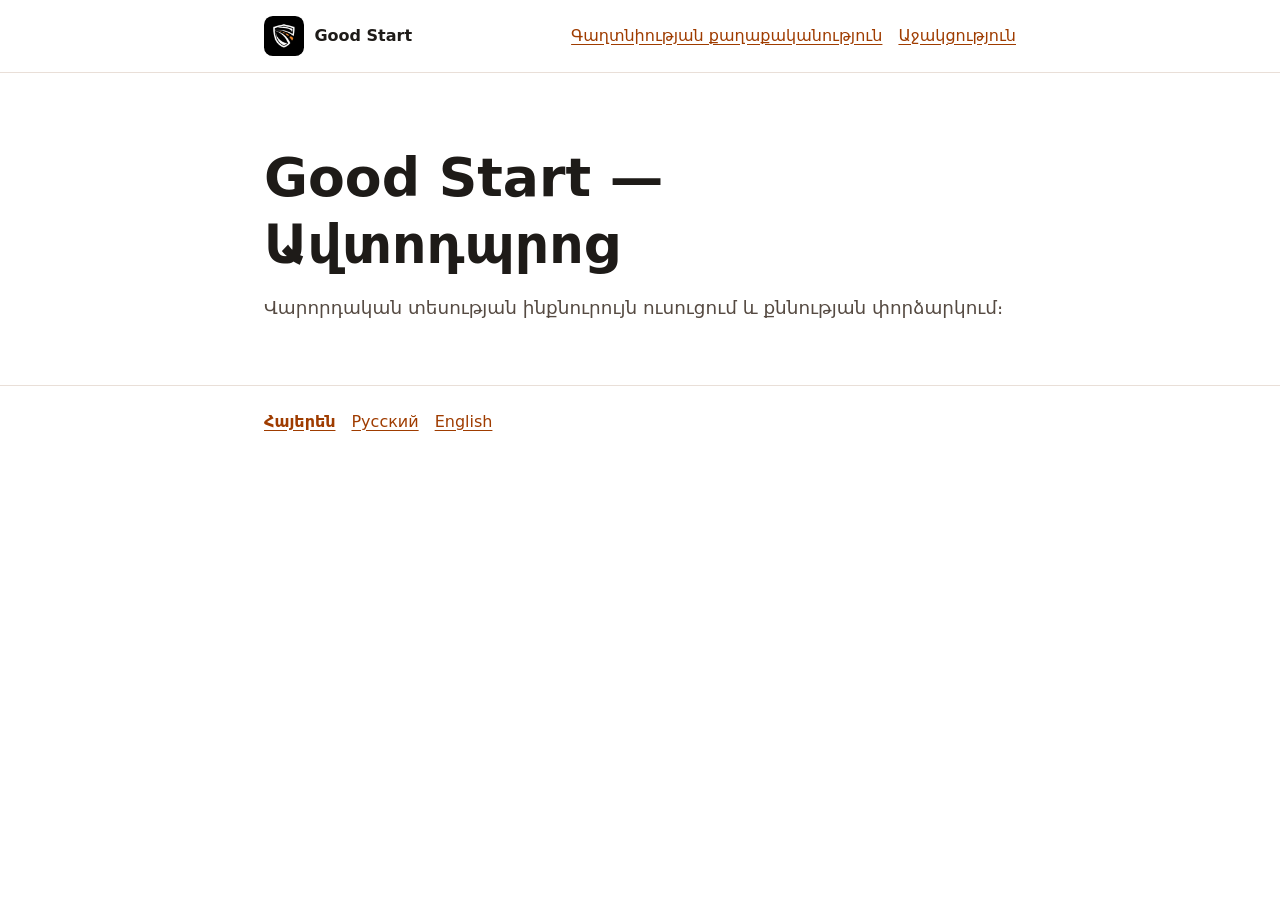
<file: index.html>
<!doctype html>
<html lang="hy">
<head>
<meta charset="utf-8">
<meta name="viewport" content="width=device-width,initial-scale=1">
<title>Good Start — Ավտոդպրոց</title>
<link rel="icon" href="./assets/logo.png">
<link rel="stylesheet" href="./assets/styles.css">
</head>
<body>
<header><div class="wrap bar">
<a class="brand" href="./"><img src="./assets/logo.png" alt="" width="40" height="40">Good Start</a>
<nav aria-label="Էջեր"><a href="./privacy/">Գաղտնիության քաղաքականություն</a><a href="./support/">Աջակցություն</a></nav>
</div></header>
<main class="wrap"><h1>Good Start — Ավտոդպրոց</h1><p class="intro">Վարորդական տեսության ինքնուրույն ուսուցում և քննության փորձարկում։</p></main>
<footer><nav class="wrap" aria-label="Լեզու"><a href="./" hreflang="hy" lang="hy" aria-current="page">Հայերեն</a><a href="./ru/" hreflang="ru" lang="ru">Русский</a><a href="./en/" hreflang="en" lang="en">English</a></nav></footer>
</body></html>
</file>
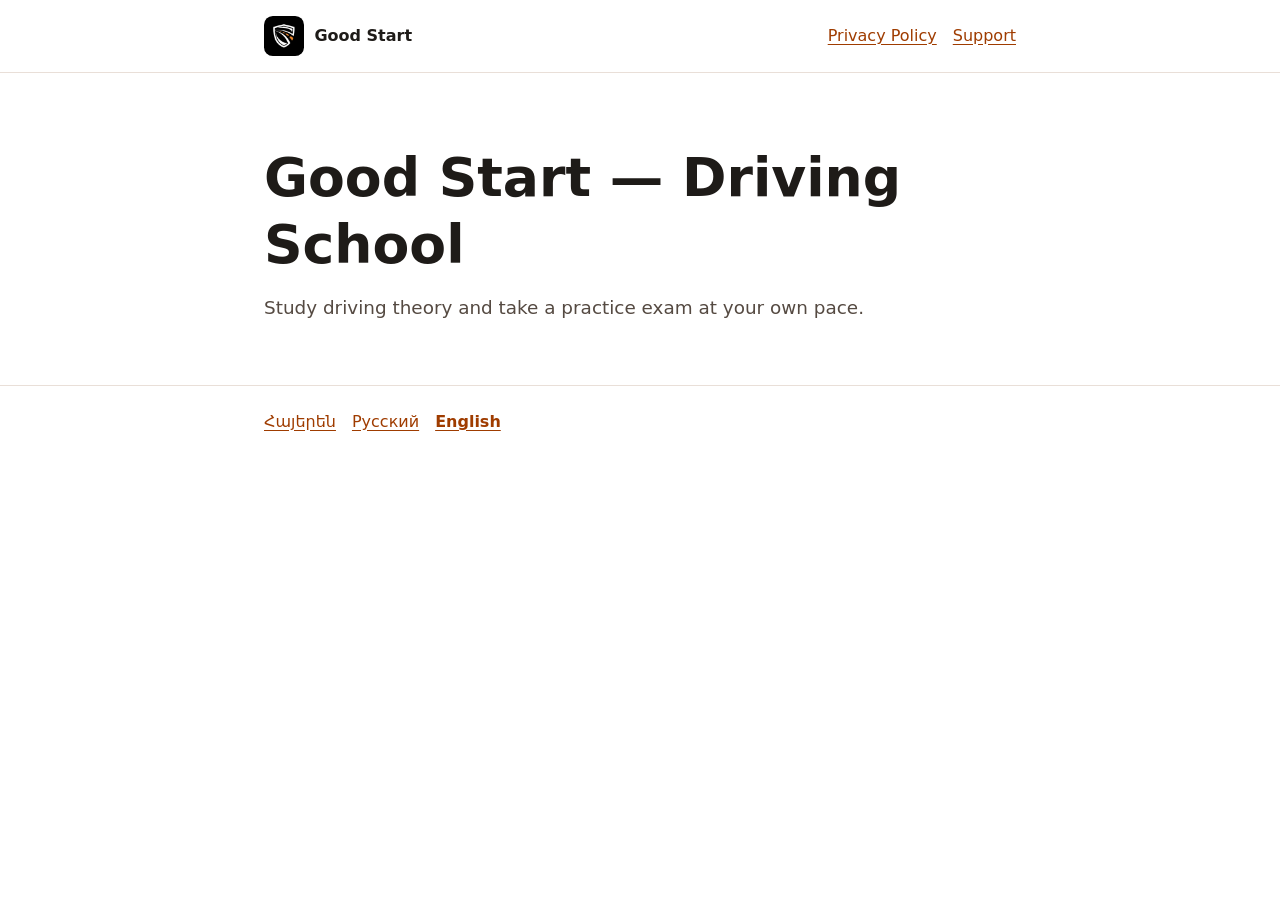
<file: en/index.html>
<!doctype html>
<html lang="en">
<head>
<meta charset="utf-8">
<meta name="viewport" content="width=device-width,initial-scale=1">
<title>Good Start — Driving School</title>
<link rel="icon" href="../assets/logo.png">
<link rel="stylesheet" href="../assets/styles.css">
</head>
<body>
<header><div class="wrap bar">
<a class="brand" href="../en/"><img src="../assets/logo.png" alt="" width="40" height="40">Good Start</a>
<nav aria-label="Pages"><a href="../en/privacy/">Privacy Policy</a><a href="../en/support/">Support</a></nav>
</div></header>
<main class="wrap"><h1>Good Start — Driving School</h1><p class="intro">Study driving theory and take a practice exam at your own pace.</p></main>
<footer><nav class="wrap" aria-label="Language"><a href="../" hreflang="hy" lang="hy">Հայերեն</a><a href="../ru/" hreflang="ru" lang="ru">Русский</a><a href="../en/" hreflang="en" lang="en" aria-current="page">English</a></nav></footer>
</body></html>
</file>
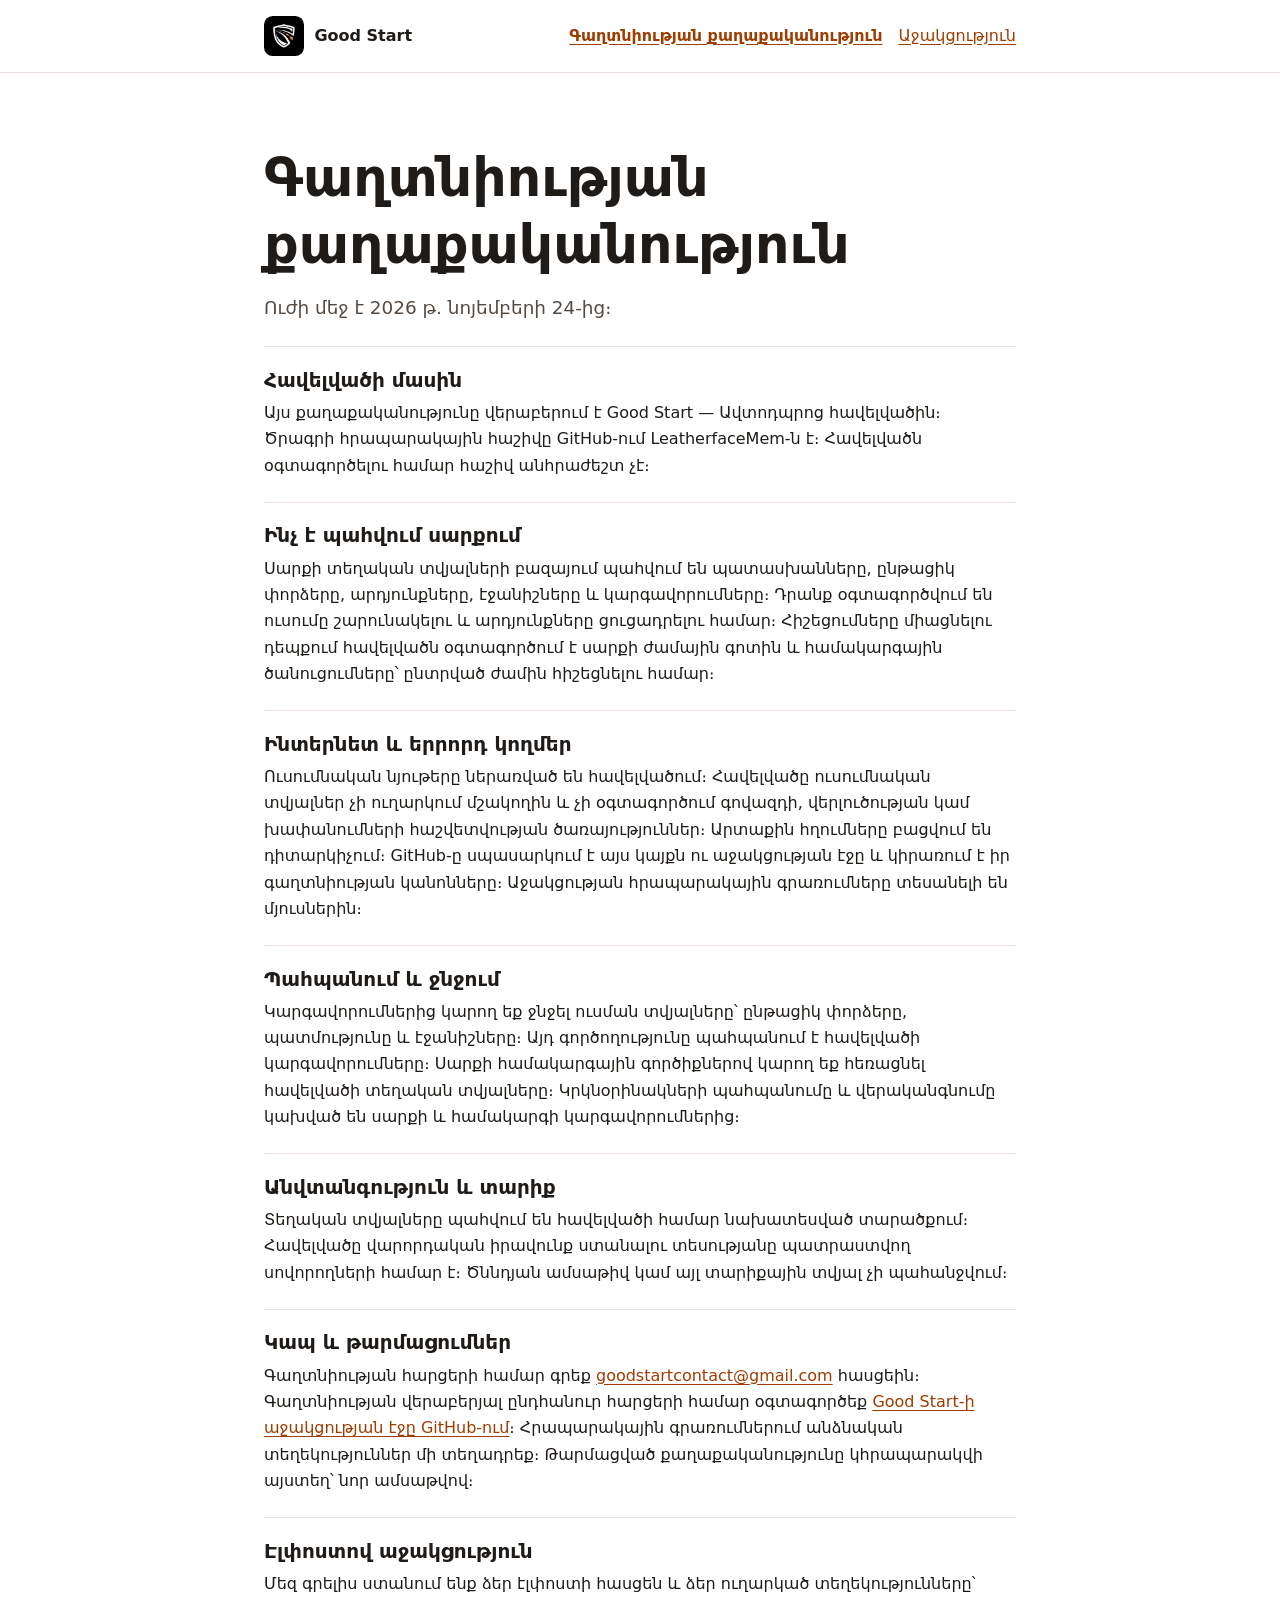
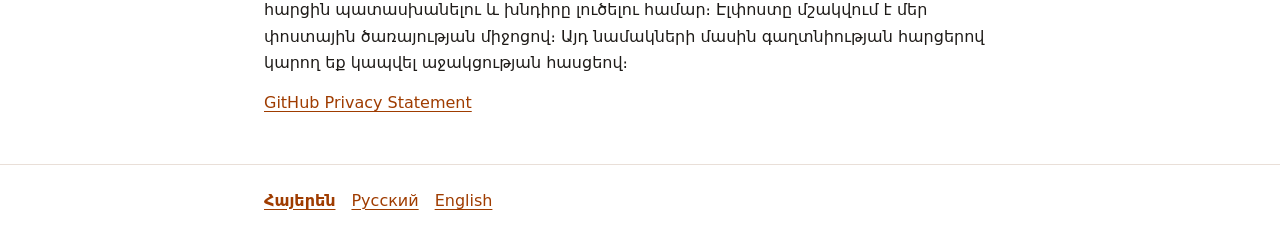
<file: privacy/index.html>
<!doctype html>
<html lang="hy">
<head>
<meta charset="utf-8">
<meta name="viewport" content="width=device-width,initial-scale=1">
<title>Գաղտնիության քաղաքականություն · Good Start</title>
<link rel="icon" href="../assets/logo.png">
<link rel="stylesheet" href="../assets/styles.css">
</head>
<body>
<header><div class="wrap bar">
<a class="brand" href="../"><img src="../assets/logo.png" alt="" width="40" height="40">Good Start</a>
<nav aria-label="Էջեր"><a href="../privacy/" aria-current="page">Գաղտնիության քաղաքականություն</a><a href="../support/">Աջակցություն</a></nav>
</div></header>
<main class="wrap"><h1>Գաղտնիության քաղաքականություն</h1><p class="intro">Ուժի մեջ է 2026 թ. նոյեմբերի 24-ից։</p><section><h2>Հավելվածի մասին</h2><p>Այս քաղաքականությունը վերաբերում է Good Start — Ավտոդպրոց հավելվածին։ Ծրագրի հրապարակային հաշիվը GitHub-ում LeatherfaceMem-ն է։ Հավելվածն օգտագործելու համար հաշիվ անհրաժեշտ չէ։</p></section><section><h2>Ինչ է պահվում սարքում</h2><p>Սարքի տեղական տվյալների բազայում պահվում են պատասխանները, ընթացիկ փորձերը, արդյունքները, էջանիշները և կարգավորումները։ Դրանք օգտագործվում են ուսումը շարունակելու և արդյունքները ցուցադրելու համար։ Հիշեցումները միացնելու դեպքում հավելվածն օգտագործում է սարքի ժամային գոտին և համակարգային ծանուցումները՝ ընտրված ժամին հիշեցնելու համար։</p></section><section><h2>Ինտերնետ և երրորդ կողմեր</h2><p>Ուսումնական նյութերը ներառված են հավելվածում։ Հավելվածը ուսումնական տվյալներ չի ուղարկում մշակողին և չի օգտագործում գովազդի, վերլուծության կամ խափանումների հաշվետվության ծառայություններ։ Արտաքին հղումները բացվում են դիտարկիչում։ GitHub-ը սպասարկում է այս կայքն ու աջակցության էջը և կիրառում է իր գաղտնիության կանոնները։ Աջակցության հրապարակային գրառումները տեսանելի են մյուսներին։</p></section><section><h2>Պահպանում և ջնջում</h2><p>Կարգավորումներից կարող եք ջնջել ուսման տվյալները՝ ընթացիկ փորձերը, պատմությունը և էջանիշները։ Այդ գործողությունը պահպանում է հավելվածի կարգավորումները։ Սարքի համակարգային գործիքներով կարող եք հեռացնել հավելվածի տեղական տվյալները։ Կրկնօրինակների պահպանումը և վերականգնումը կախված են սարքի և համակարգի կարգավորումներից։</p></section><section><h2>Անվտանգություն և տարիք</h2><p>Տեղական տվյալները պահվում են հավելվածի համար նախատեսված տարածքում։ Հավելվածը վարորդական իրավունք ստանալու տեսությանը պատրաստվող սովորողների համար է։ Ծննդյան ամսաթիվ կամ այլ տարիքային տվյալ չի պահանջվում։</p></section><section><h2>Կապ և թարմացումներ</h2><p>Գաղտնիության հարցերի համար գրեք <a href="mailto:goodstartcontact@gmail.com">goodstartcontact@gmail.com</a> հասցեին։ Գաղտնիության վերաբերյալ ընդհանուր հարցերի համար օգտագործեք <a href="https://github.com/LeatherfaceMem/good-start-legal/issues">Good Start-ի աջակցության էջը GitHub-ում</a>։ Հրապարակային գրառումներում անձնական տեղեկություններ մի տեղադրեք։ Թարմացված քաղաքականությունը կհրապարակվի այստեղ՝ նոր ամսաթվով։</p></section><section><h2>Էլփոստով աջակցություն</h2><p>Մեզ գրելիս ստանում ենք ձեր էլփոստի հասցեն և ձեր ուղարկած տեղեկությունները՝ հարցին պատասխանելու և խնդիրը լուծելու համար։ Էլփոստը մշակվում է մեր փոստային ծառայության միջոցով։ Այդ նամակների մասին գաղտնիության հարցերով կարող եք կապվել աջակցության հասցեով։</p></section><a href="https://docs.github.com/en/site-policy/privacy-policies/github-general-privacy-statement">GitHub Privacy Statement</a></main>
<footer><nav class="wrap" aria-label="Լեզու"><a href="../privacy/" hreflang="hy" lang="hy" aria-current="page">Հայերեն</a><a href="../ru/privacy/" hreflang="ru" lang="ru">Русский</a><a href="../en/privacy/" hreflang="en" lang="en">English</a></nav></footer>
</body></html>
</file>
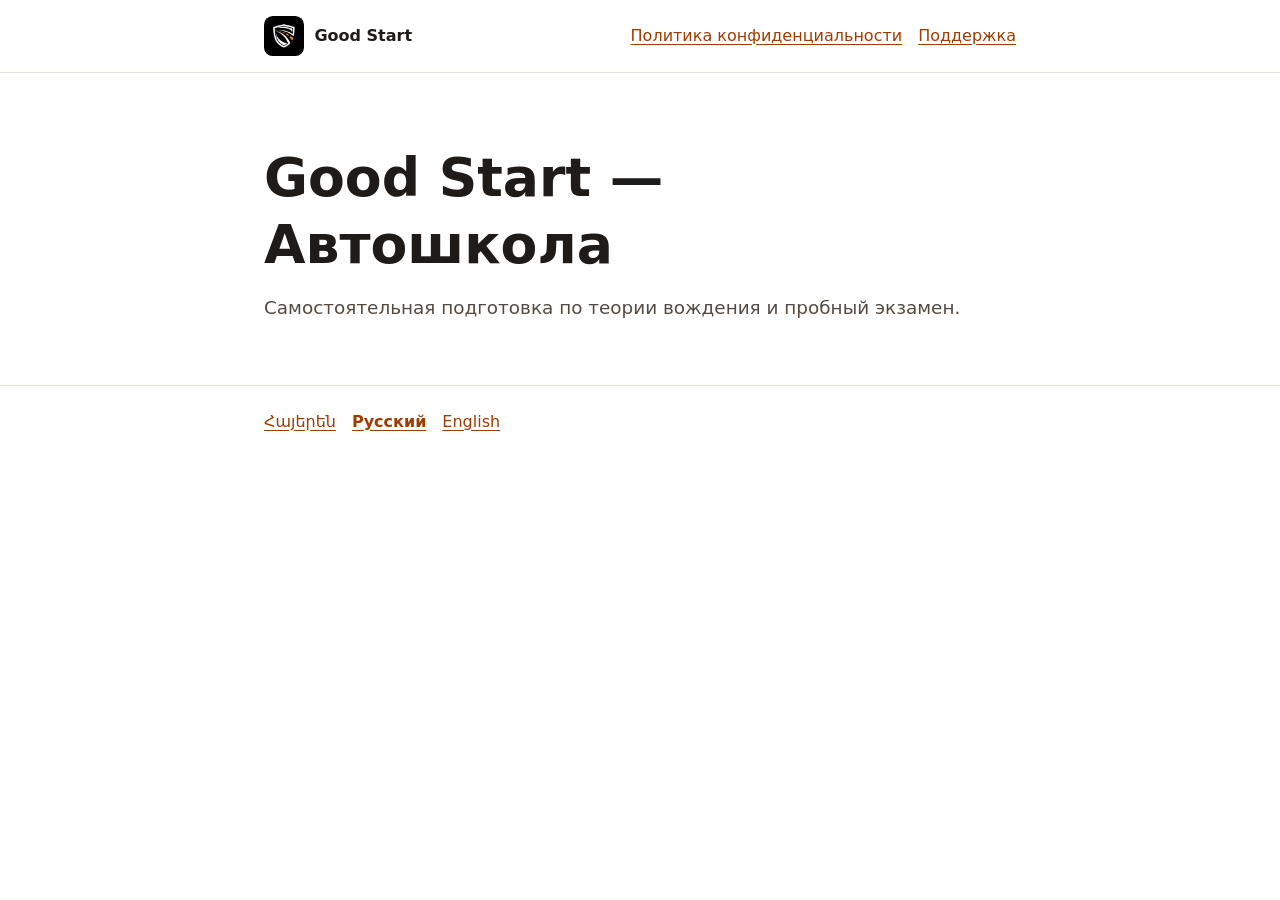
<file: ru/index.html>
<!doctype html>
<html lang="ru">
<head>
<meta charset="utf-8">
<meta name="viewport" content="width=device-width,initial-scale=1">
<title>Good Start — Автошкола</title>
<link rel="icon" href="../assets/logo.png">
<link rel="stylesheet" href="../assets/styles.css">
</head>
<body>
<header><div class="wrap bar">
<a class="brand" href="../ru/"><img src="../assets/logo.png" alt="" width="40" height="40">Good Start</a>
<nav aria-label="Страницы"><a href="../ru/privacy/">Политика конфиденциальности</a><a href="../ru/support/">Поддержка</a></nav>
</div></header>
<main class="wrap"><h1>Good Start — Автошкола</h1><p class="intro">Самостоятельная подготовка по теории вождения и пробный экзамен.</p></main>
<footer><nav class="wrap" aria-label="Язык"><a href="../" hreflang="hy" lang="hy">Հայերեն</a><a href="../ru/" hreflang="ru" lang="ru" aria-current="page">Русский</a><a href="../en/" hreflang="en" lang="en">English</a></nav></footer>
</body></html>
</file>
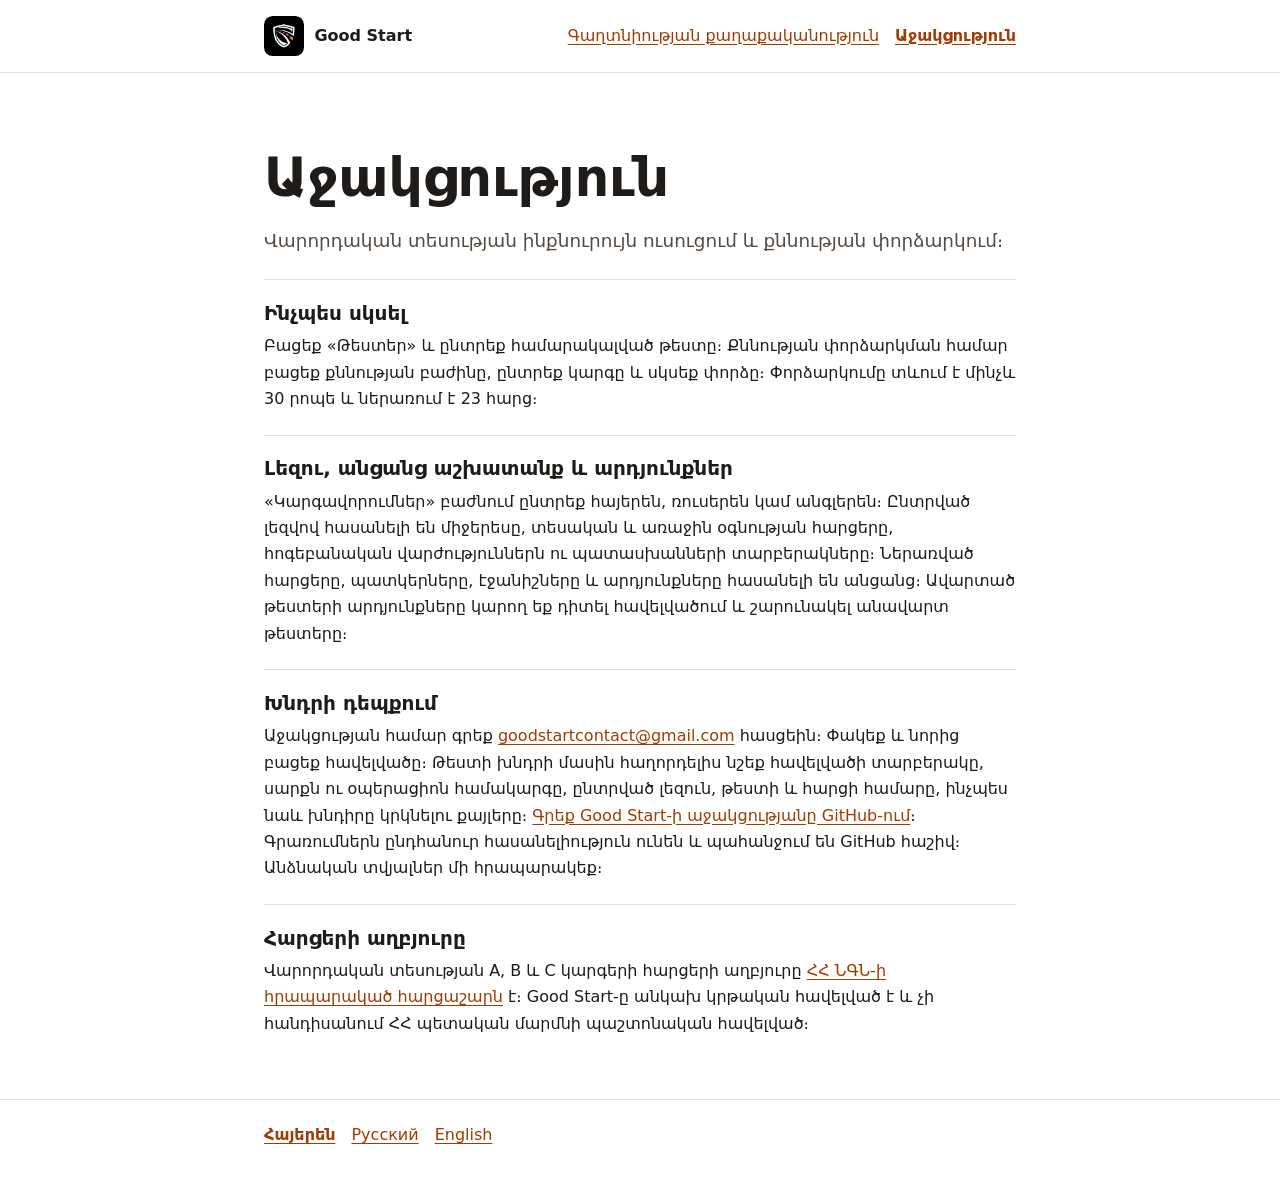
<file: support/index.html>
<!doctype html>
<html lang="hy">
<head>
<meta charset="utf-8">
<meta name="viewport" content="width=device-width,initial-scale=1">
<title>Աջակցություն · Good Start</title>
<link rel="icon" href="../assets/logo.png">
<link rel="stylesheet" href="../assets/styles.css">
</head>
<body>
<header><div class="wrap bar">
<a class="brand" href="../"><img src="../assets/logo.png" alt="" width="40" height="40">Good Start</a>
<nav aria-label="Էջեր"><a href="../privacy/">Գաղտնիության քաղաքականություն</a><a href="../support/" aria-current="page">Աջակցություն</a></nav>
</div></header>
<main class="wrap"><h1>Աջակցություն</h1><p class="intro">Վարորդական տեսության ինքնուրույն ուսուցում և քննության փորձարկում։</p><section><h2>Ինչպես սկսել</h2><p>Բացեք «Թեստեր» և ընտրեք համարակալված թեստը։ Քննության փորձարկման համար բացեք քննության բաժինը, ընտրեք կարգը և սկսեք փորձը։ Փորձարկումը տևում է մինչև 30 րոպե և ներառում է 23 հարց։</p></section><section><h2>Լեզու, անցանց աշխատանք և արդյունքներ</h2><p>«Կարգավորումներ» բաժնում ընտրեք հայերեն, ռուսերեն կամ անգլերեն։ Ընտրված լեզվով հասանելի են միջերեսը, տեսական և առաջին օգնության հարցերը, հոգեբանական վարժություններն ու պատասխանների տարբերակները։ Ներառված հարցերը, պատկերները, էջանիշները և արդյունքները հասանելի են անցանց։ Ավարտած թեստերի արդյունքները կարող եք դիտել հավելվածում և շարունակել անավարտ թեստերը։</p></section><section><h2>Խնդրի դեպքում</h2><p>Աջակցության համար գրեք <a href="mailto:goodstartcontact@gmail.com">goodstartcontact@gmail.com</a> հասցեին։ Փակեք և նորից բացեք հավելվածը։ Թեստի խնդրի մասին հաղորդելիս նշեք հավելվածի տարբերակը, սարքն ու օպերացիոն համակարգը, ընտրված լեզուն, թեստի և հարցի համարը, ինչպես նաև խնդիրը կրկնելու քայլերը։ <a href="https://github.com/LeatherfaceMem/good-start-legal/issues/new">Գրեք Good Start-ի աջակցությանը GitHub-ում</a>։ Գրառումներն ընդհանուր հասանելիություն ունեն և պահանջում են GitHub հաշիվ։ Անձնական տվյալներ մի հրապարակեք։</p></section><section><h2>Հարցերի աղբյուրը</h2><p>Վարորդական տեսության A, B և C կարգերի հարցերի աղբյուրը <a href="https://roadpolice.am/hy/viv-exam">ՀՀ ՆԳՆ-ի հրապարակած հարցաշարն</a> է։ Good Start-ը անկախ կրթական հավելված է և չի հանդիսանում ՀՀ պետական մարմնի պաշտոնական հավելված։</p></section></main>
<footer><nav class="wrap" aria-label="Լեզու"><a href="../support/" hreflang="hy" lang="hy" aria-current="page">Հայերեն</a><a href="../ru/support/" hreflang="ru" lang="ru">Русский</a><a href="../en/support/" hreflang="en" lang="en">English</a></nav></footer>
</body></html>
</file>
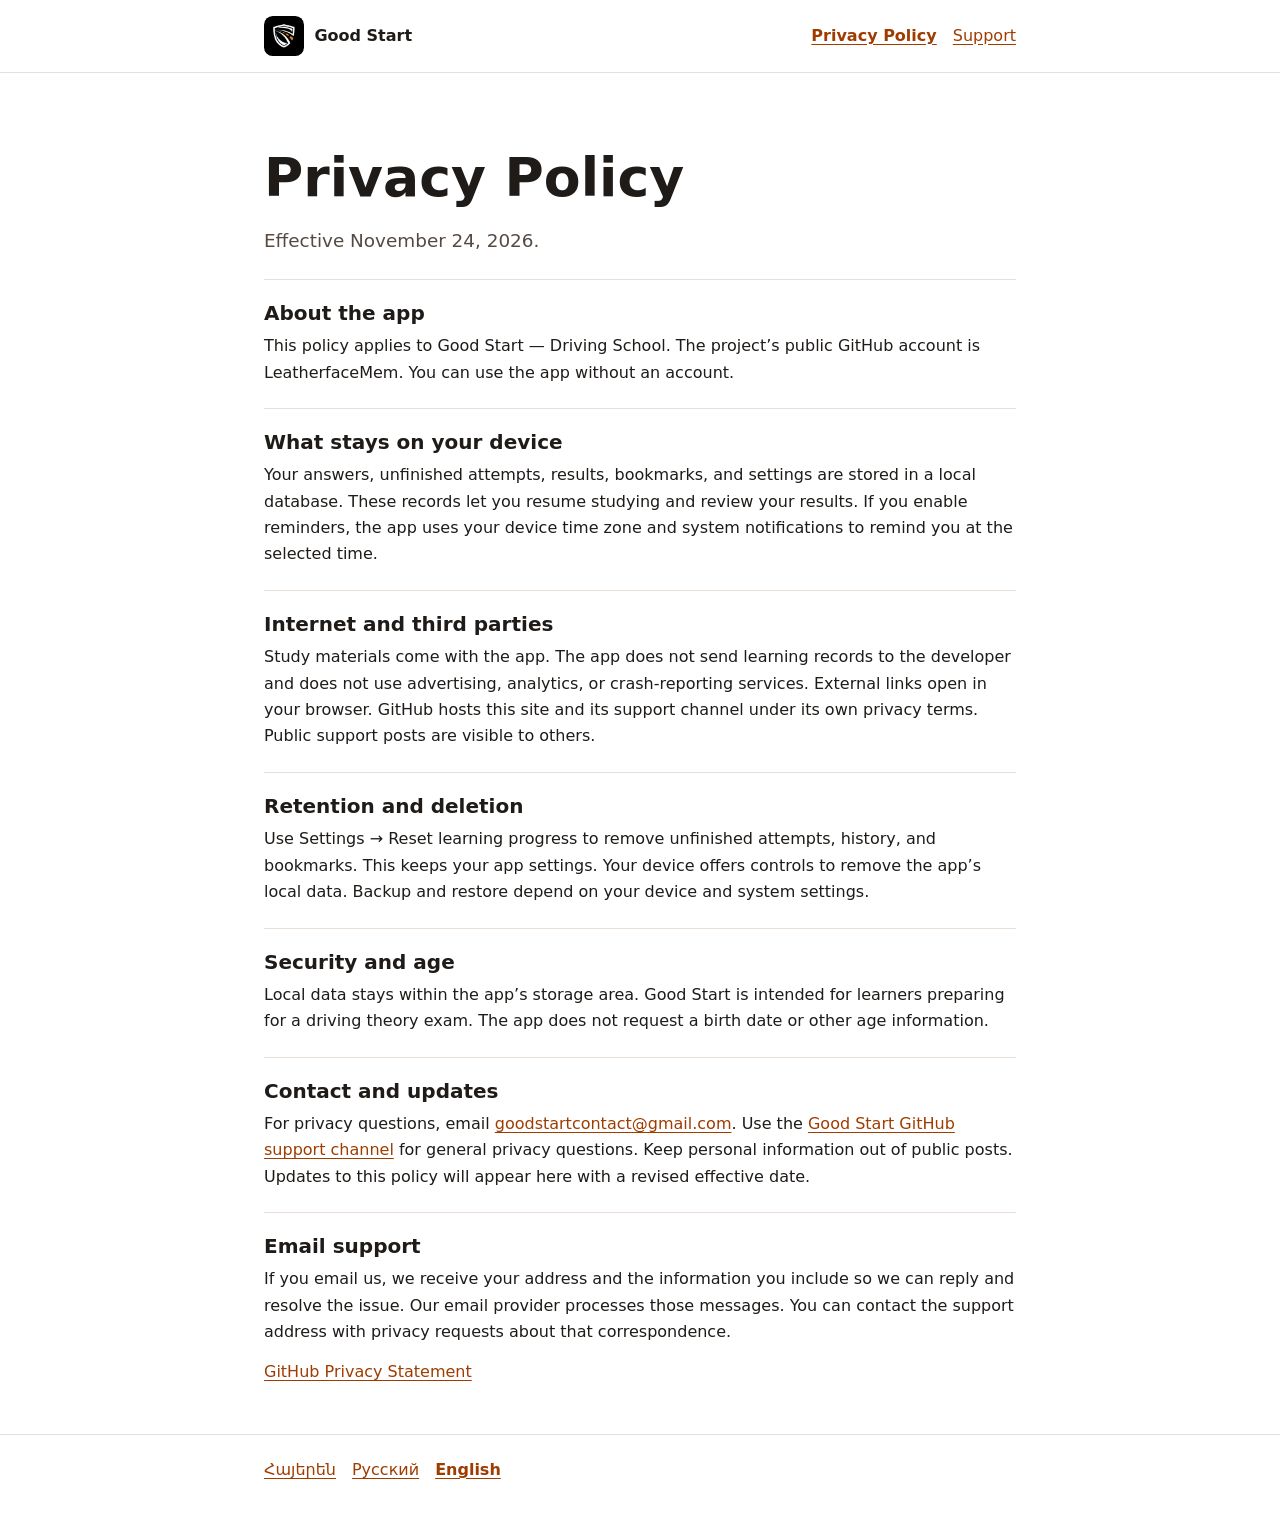
<file: en/privacy/index.html>
<!doctype html>
<html lang="en">
<head>
<meta charset="utf-8">
<meta name="viewport" content="width=device-width,initial-scale=1">
<title>Privacy Policy · Good Start</title>
<link rel="icon" href="../../assets/logo.png">
<link rel="stylesheet" href="../../assets/styles.css">
</head>
<body>
<header><div class="wrap bar">
<a class="brand" href="../../en/"><img src="../../assets/logo.png" alt="" width="40" height="40">Good Start</a>
<nav aria-label="Pages"><a href="../../en/privacy/" aria-current="page">Privacy Policy</a><a href="../../en/support/">Support</a></nav>
</div></header>
<main class="wrap"><h1>Privacy Policy</h1><p class="intro">Effective November 24, 2026.</p><section><h2>About the app</h2><p>This policy applies to Good Start — Driving School. The project’s public GitHub account is LeatherfaceMem. You can use the app without an account.</p></section><section><h2>What stays on your device</h2><p>Your answers, unfinished attempts, results, bookmarks, and settings are stored in a local database. These records let you resume studying and review your results. If you enable reminders, the app uses your device time zone and system notifications to remind you at the selected time.</p></section><section><h2>Internet and third parties</h2><p>Study materials come with the app. The app does not send learning records to the developer and does not use advertising, analytics, or crash-reporting services. External links open in your browser. GitHub hosts this site and its support channel under its own privacy terms. Public support posts are visible to others.</p></section><section><h2>Retention and deletion</h2><p>Use Settings → Reset learning progress to remove unfinished attempts, history, and bookmarks. This keeps your app settings. Your device offers controls to remove the app’s local data. Backup and restore depend on your device and system settings.</p></section><section><h2>Security and age</h2><p>Local data stays within the app’s storage area. Good Start is intended for learners preparing for a driving theory exam. The app does not request a birth date or other age information.</p></section><section><h2>Contact and updates</h2><p>For privacy questions, email <a href="mailto:goodstartcontact@gmail.com">goodstartcontact@gmail.com</a>. Use the <a href="https://github.com/LeatherfaceMem/good-start-legal/issues">Good Start GitHub support channel</a> for general privacy questions. Keep personal information out of public posts. Updates to this policy will appear here with a revised effective date.</p></section><section><h2>Email support</h2><p>If you email us, we receive your address and the information you include so we can reply and resolve the issue. Our email provider processes those messages. You can contact the support address with privacy requests about that correspondence.</p></section><a href="https://docs.github.com/en/site-policy/privacy-policies/github-general-privacy-statement">GitHub Privacy Statement</a></main>
<footer><nav class="wrap" aria-label="Language"><a href="../../privacy/" hreflang="hy" lang="hy">Հայերեն</a><a href="../../ru/privacy/" hreflang="ru" lang="ru">Русский</a><a href="../../en/privacy/" hreflang="en" lang="en" aria-current="page">English</a></nav></footer>
</body></html>
</file>
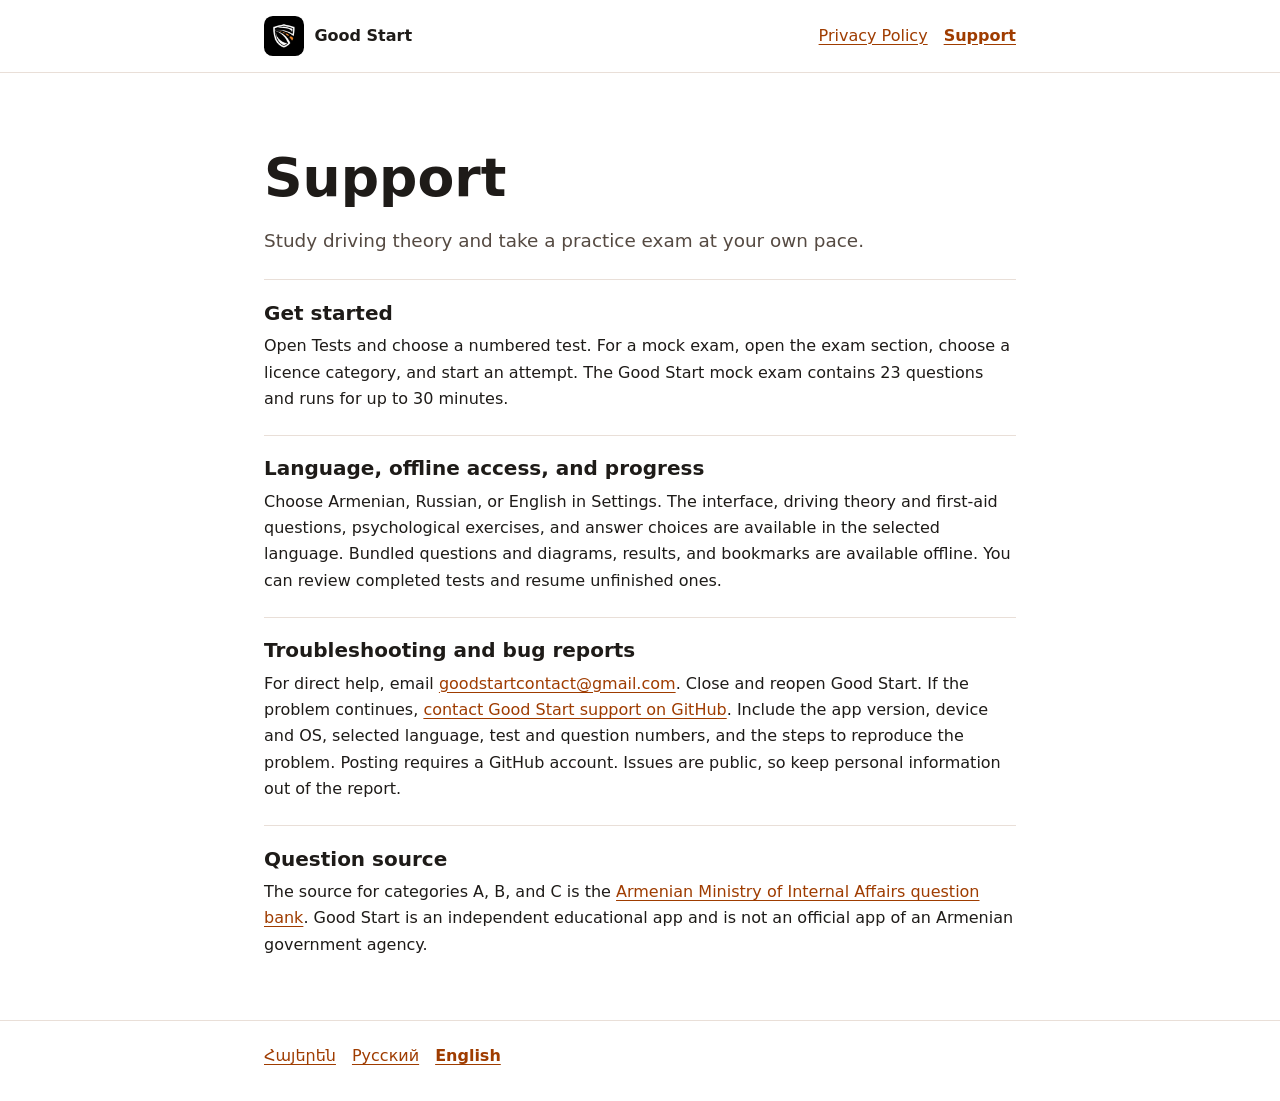
<file: en/support/index.html>
<!doctype html>
<html lang="en">
<head>
<meta charset="utf-8">
<meta name="viewport" content="width=device-width,initial-scale=1">
<title>Support · Good Start</title>
<link rel="icon" href="../../assets/logo.png">
<link rel="stylesheet" href="../../assets/styles.css">
</head>
<body>
<header><div class="wrap bar">
<a class="brand" href="../../en/"><img src="../../assets/logo.png" alt="" width="40" height="40">Good Start</a>
<nav aria-label="Pages"><a href="../../en/privacy/">Privacy Policy</a><a href="../../en/support/" aria-current="page">Support</a></nav>
</div></header>
<main class="wrap"><h1>Support</h1><p class="intro">Study driving theory and take a practice exam at your own pace.</p><section><h2>Get started</h2><p>Open Tests and choose a numbered test. For a mock exam, open the exam section, choose a licence category, and start an attempt. The Good Start mock exam contains 23 questions and runs for up to 30 minutes.</p></section><section><h2>Language, offline access, and progress</h2><p>Choose Armenian, Russian, or English in Settings. The interface, driving theory and first-aid questions, psychological exercises, and answer choices are available in the selected language. Bundled questions and diagrams, results, and bookmarks are available offline. You can review completed tests and resume unfinished ones.</p></section><section><h2>Troubleshooting and bug reports</h2><p>For direct help, email <a href="mailto:goodstartcontact@gmail.com">goodstartcontact@gmail.com</a>. Close and reopen Good Start. If the problem continues, <a href="https://github.com/LeatherfaceMem/good-start-legal/issues/new">contact Good Start support on GitHub</a>. Include the app version, device and OS, selected language, test and question numbers, and the steps to reproduce the problem. Posting requires a GitHub account. Issues are public, so keep personal information out of the report.</p></section><section><h2>Question source</h2><p>The source for categories A, B, and C is the <a href="https://roadpolice.am/hy/viv-exam">Armenian Ministry of Internal Affairs question bank</a>. Good Start is an independent educational app and is not an official app of an Armenian government agency.</p></section></main>
<footer><nav class="wrap" aria-label="Language"><a href="../../support/" hreflang="hy" lang="hy">Հայերեն</a><a href="../../ru/support/" hreflang="ru" lang="ru">Русский</a><a href="../../en/support/" hreflang="en" lang="en" aria-current="page">English</a></nav></footer>
</body></html>
</file>
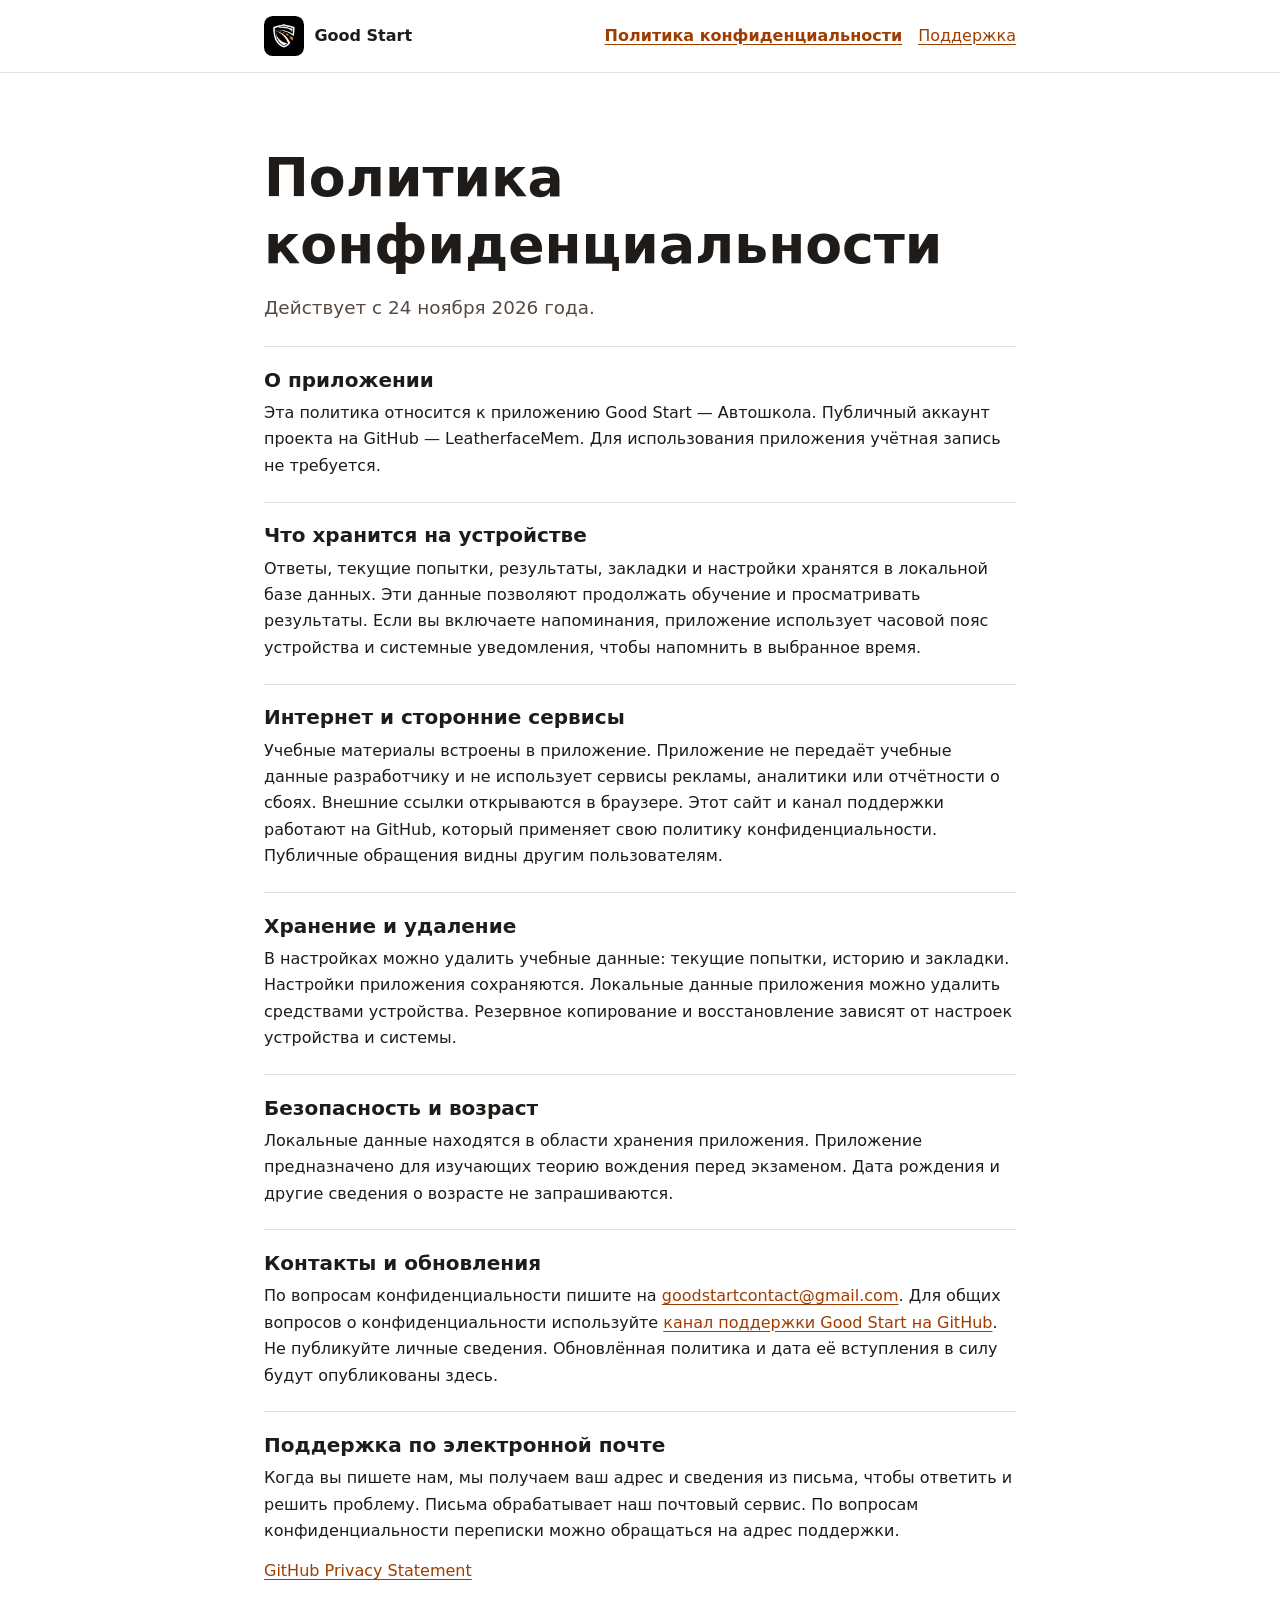
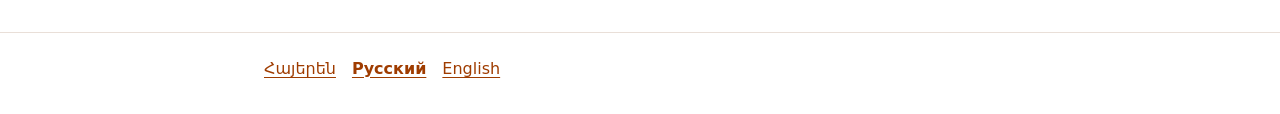
<file: ru/privacy/index.html>
<!doctype html>
<html lang="ru">
<head>
<meta charset="utf-8">
<meta name="viewport" content="width=device-width,initial-scale=1">
<title>Политика конфиденциальности · Good Start</title>
<link rel="icon" href="../../assets/logo.png">
<link rel="stylesheet" href="../../assets/styles.css">
</head>
<body>
<header><div class="wrap bar">
<a class="brand" href="../../ru/"><img src="../../assets/logo.png" alt="" width="40" height="40">Good Start</a>
<nav aria-label="Страницы"><a href="../../ru/privacy/" aria-current="page">Политика конфиденциальности</a><a href="../../ru/support/">Поддержка</a></nav>
</div></header>
<main class="wrap"><h1>Политика конфиденциальности</h1><p class="intro">Действует с 24 ноября 2026 года.</p><section><h2>О приложении</h2><p>Эта политика относится к приложению Good Start — Автошкола. Публичный аккаунт проекта на GitHub — LeatherfaceMem. Для использования приложения учётная запись не требуется.</p></section><section><h2>Что хранится на устройстве</h2><p>Ответы, текущие попытки, результаты, закладки и настройки хранятся в локальной базе данных. Эти данные позволяют продолжать обучение и просматривать результаты. Если вы включаете напоминания, приложение использует часовой пояс устройства и системные уведомления, чтобы напомнить в выбранное время.</p></section><section><h2>Интернет и сторонние сервисы</h2><p>Учебные материалы встроены в приложение. Приложение не передаёт учебные данные разработчику и не использует сервисы рекламы, аналитики или отчётности о сбоях. Внешние ссылки открываются в браузере. Этот сайт и канал поддержки работают на GitHub, который применяет свою политику конфиденциальности. Публичные обращения видны другим пользователям.</p></section><section><h2>Хранение и удаление</h2><p>В настройках можно удалить учебные данные: текущие попытки, историю и закладки. Настройки приложения сохраняются. Локальные данные приложения можно удалить средствами устройства. Резервное копирование и восстановление зависят от настроек устройства и системы.</p></section><section><h2>Безопасность и возраст</h2><p>Локальные данные находятся в области хранения приложения. Приложение предназначено для изучающих теорию вождения перед экзаменом. Дата рождения и другие сведения о возрасте не запрашиваются.</p></section><section><h2>Контакты и обновления</h2><p>По вопросам конфиденциальности пишите на <a href="mailto:goodstartcontact@gmail.com">goodstartcontact@gmail.com</a>. Для общих вопросов о конфиденциальности используйте <a href="https://github.com/LeatherfaceMem/good-start-legal/issues">канал поддержки Good Start на GitHub</a>. Не публикуйте личные сведения. Обновлённая политика и дата её вступления в силу будут опубликованы здесь.</p></section><section><h2>Поддержка по электронной почте</h2><p>Когда вы пишете нам, мы получаем ваш адрес и сведения из письма, чтобы ответить и решить проблему. Письма обрабатывает наш почтовый сервис. По вопросам конфиденциальности переписки можно обращаться на адрес поддержки.</p></section><a href="https://docs.github.com/en/site-policy/privacy-policies/github-general-privacy-statement">GitHub Privacy Statement</a></main>
<footer><nav class="wrap" aria-label="Язык"><a href="../../privacy/" hreflang="hy" lang="hy">Հայերեն</a><a href="../../ru/privacy/" hreflang="ru" lang="ru" aria-current="page">Русский</a><a href="../../en/privacy/" hreflang="en" lang="en">English</a></nav></footer>
</body></html>
</file>
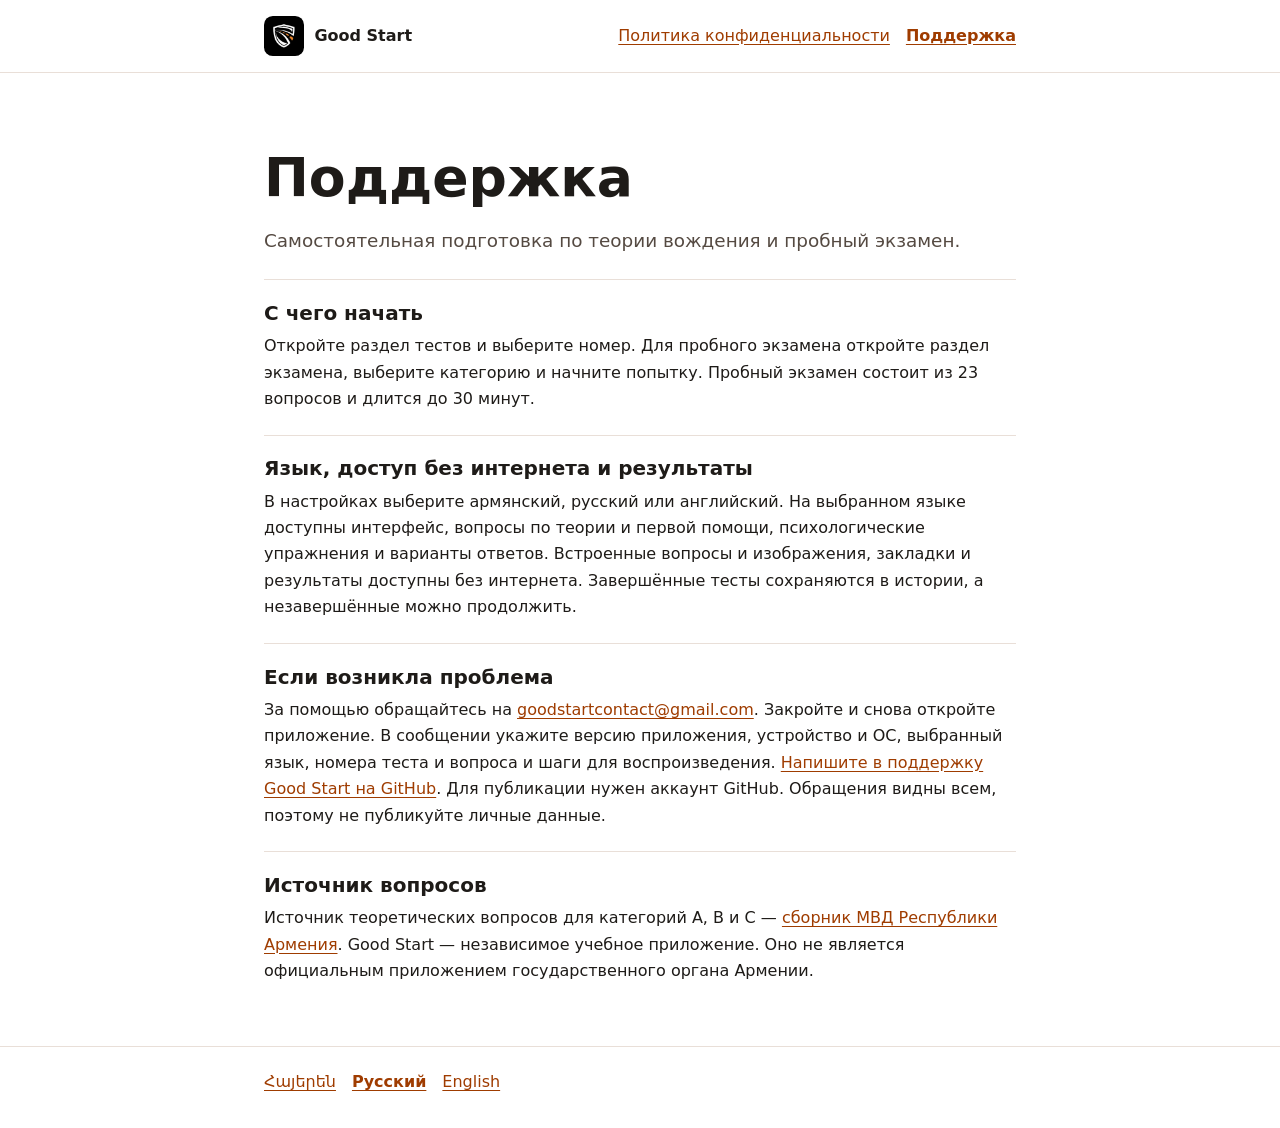
<file: ru/support/index.html>
<!doctype html>
<html lang="ru">
<head>
<meta charset="utf-8">
<meta name="viewport" content="width=device-width,initial-scale=1">
<title>Поддержка · Good Start</title>
<link rel="icon" href="../../assets/logo.png">
<link rel="stylesheet" href="../../assets/styles.css">
</head>
<body>
<header><div class="wrap bar">
<a class="brand" href="../../ru/"><img src="../../assets/logo.png" alt="" width="40" height="40">Good Start</a>
<nav aria-label="Страницы"><a href="../../ru/privacy/">Политика конфиденциальности</a><a href="../../ru/support/" aria-current="page">Поддержка</a></nav>
</div></header>
<main class="wrap"><h1>Поддержка</h1><p class="intro">Самостоятельная подготовка по теории вождения и пробный экзамен.</p><section><h2>С чего начать</h2><p>Откройте раздел тестов и выберите номер. Для пробного экзамена откройте раздел экзамена, выберите категорию и начните попытку. Пробный экзамен состоит из 23 вопросов и длится до 30 минут.</p></section><section><h2>Язык, доступ без интернета и результаты</h2><p>В настройках выберите армянский, русский или английский. На выбранном языке доступны интерфейс, вопросы по теории и первой помощи, психологические упражнения и варианты ответов. Встроенные вопросы и изображения, закладки и результаты доступны без интернета. Завершённые тесты сохраняются в истории, а незавершённые можно продолжить.</p></section><section><h2>Если возникла проблема</h2><p>За помощью обращайтесь на <a href="mailto:goodstartcontact@gmail.com">goodstartcontact@gmail.com</a>. Закройте и снова откройте приложение. В сообщении укажите версию приложения, устройство и ОС, выбранный язык, номера теста и вопроса и шаги для воспроизведения. <a href="https://github.com/LeatherfaceMem/good-start-legal/issues/new">Напишите в поддержку Good Start на GitHub</a>. Для публикации нужен аккаунт GitHub. Обращения видны всем, поэтому не публикуйте личные данные.</p></section><section><h2>Источник вопросов</h2><p>Источник теоретических вопросов для категорий A, B и C — <a href="https://roadpolice.am/hy/viv-exam">сборник МВД Республики Армения</a>. Good Start — независимое учебное приложение. Оно не является официальным приложением государственного органа Армении.</p></section></main>
<footer><nav class="wrap" aria-label="Язык"><a href="../../support/" hreflang="hy" lang="hy">Հայերեն</a><a href="../../ru/support/" hreflang="ru" lang="ru" aria-current="page">Русский</a><a href="../../en/support/" hreflang="en" lang="en">English</a></nav></footer>
</body></html>
</file>
<file: assets/styles.css>
@font-face { font-family: Armenian; src: url(armenian.ttf) format('truetype'); font-display: swap; }
:root { color-scheme: light; font: 100%/1.65 system-ui, Armenian, sans-serif; color: #1e1b18; background: #fff; --accent: #9f3c00; --line: #e9dfd8; }
* { box-sizing: border-box; }
body { margin: 0; }
header { border-bottom: 1px solid var(--line); }
.wrap { width: min(100% - 2.5rem, 47rem); margin-inline: auto; }
.bar { display: flex; gap: 1rem 2rem; justify-content: space-between; flex-wrap: wrap; align-items: center; padding-block: 1rem; }
nav { display: flex; flex-wrap: wrap; gap: .5rem 1rem; }
a { color: var(--accent); text-underline-offset: .18em; }
a:focus-visible { outline: 2px solid var(--accent); outline-offset: .2rem; }
[aria-current] { font-weight: 700; }
.brand { display: inline-flex; align-items: center; gap: .65rem; color: inherit; font-weight: 750; text-decoration: none; }
.brand img { width: 2.5rem; height: 2.5rem; border-radius: .55rem; }
main { padding-block: clamp(2rem, 6vw, 4.5rem) 3rem; }
h1, h2 { line-height: 1.25; overflow-wrap: anywhere; }
h1 { font-size: clamp(1.95rem, 6vw, 3.35rem); margin: 0 0 .9rem; }
h2 { margin: 0 0 .45rem; font-size: 1.25rem; }
p { margin: 0 0 .85rem; }
section { border-top: 1px solid var(--line); padding-top: 1.3rem; margin-top: 1.4rem; }
.intro { font-size: 1.15rem; color: #554a42; }
footer { border-top: 1px solid var(--line); padding-block: 1.4rem 2rem; }
</file>
